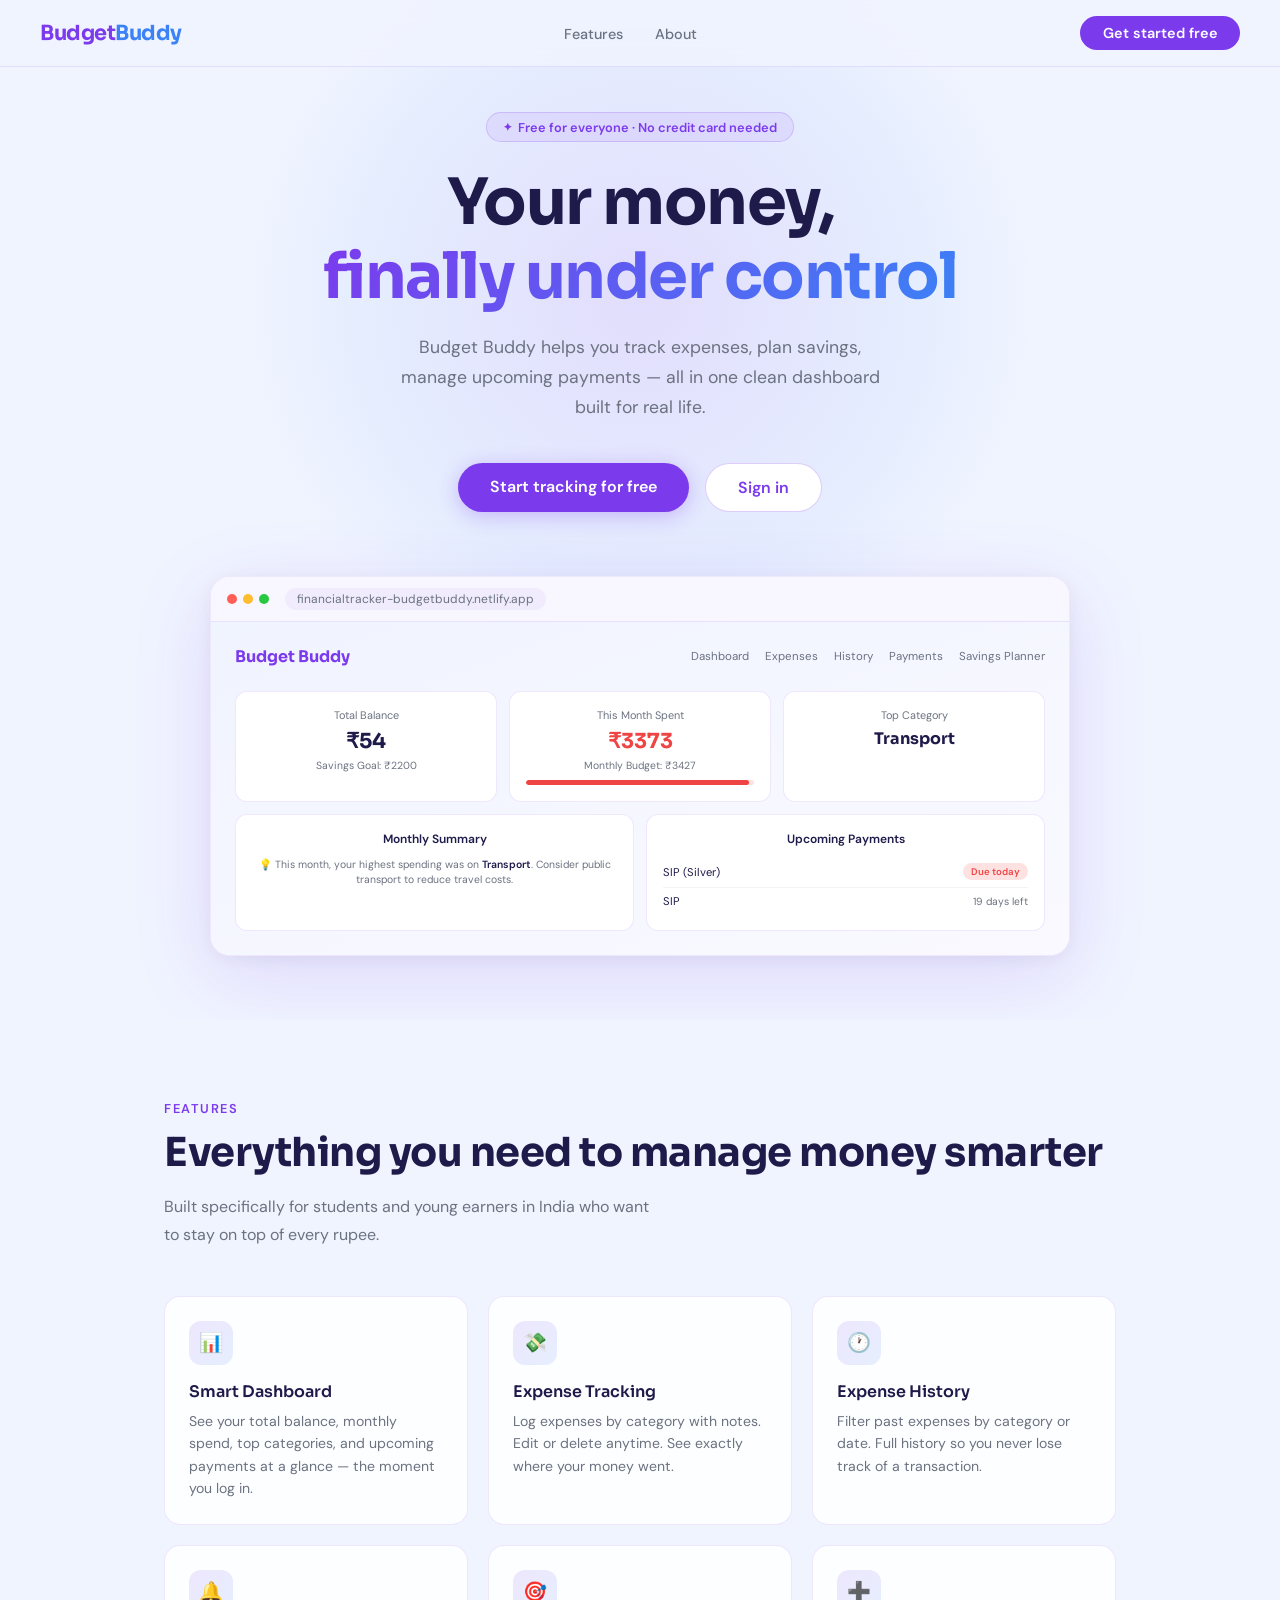
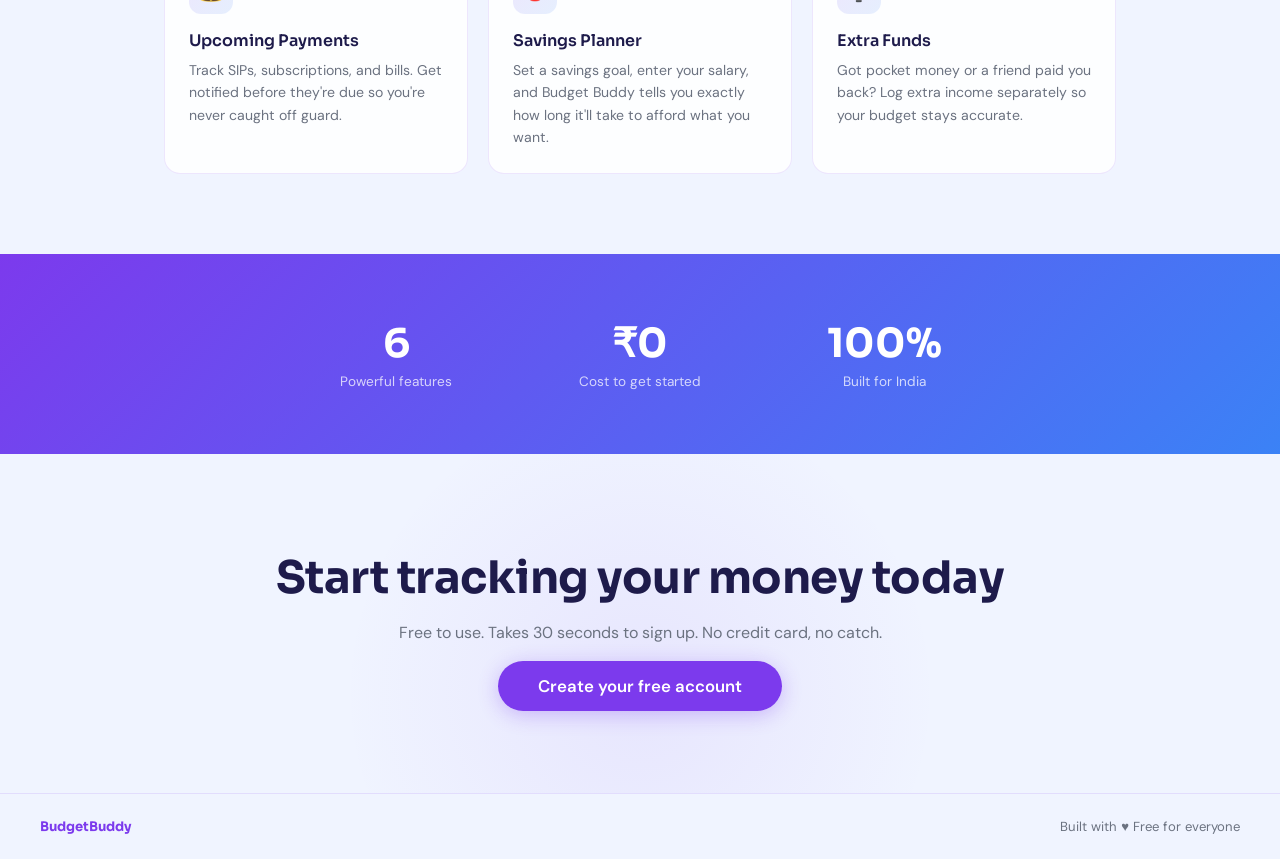
<file: index.html>
<!DOCTYPE html>
<html lang="en">
<head>
<meta charset="UTF-8">
<meta name="viewport" content="width=device-width, initial-scale=1.0">
<title>Budget Buddy — Your Personal Finance Overview</title>
<link href="https://fonts.googleapis.com/css2?family=Sora:wght@300;400;600;700&family=DM+Sans:wght@400;500&display=swap" rel="stylesheet">
<style>
  *, *::before, *::after { box-sizing: border-box; margin: 0; padding: 0; }

  :root {
    --purple: #7c3aed;
    --purple-light: #a78bfa;
    --purple-dark: #5b21b6;
    --blue: #3b82f6;
    --blue-light: #93c5fd;
    --bg: #f0f4ff;
    --white: #ffffff;
    --text: #1e1b4b;
    --text-muted: #6b7280;
    --card-bg: rgba(255,255,255,0.85);
    --border: rgba(124,58,237,0.12);
  }

  html { scroll-behavior: smooth; }

  body {
    font-family: 'DM Sans', sans-serif;
    background: var(--bg);
    color: var(--text);
    overflow-x: hidden;
  }

  nav {
    position: fixed; top: 0; left: 0; right: 0; z-index: 100;
    display: flex; align-items: center; justify-content: space-between;
    padding: 1rem 2.5rem;
    background: rgba(240,244,255,0.85);
    backdrop-filter: blur(12px);
    border-bottom: 1px solid var(--border);
  }

  .nav-logo {
    font-family: 'Sora', sans-serif;
    font-weight: 700; font-size: 1.3rem;
    color: var(--purple);
    letter-spacing: -0.5px;
  }

  .nav-logo span { color: var(--blue); }

  .nav-links { display: flex; gap: 2rem; list-style: none; }
  .nav-links a { text-decoration: none; color: var(--text-muted); font-size: 0.9rem; font-weight: 500; transition: color 0.2s; }
  .nav-links a:hover { color: var(--purple); }

  .nav-cta {
    background: var(--purple); color: white;
    padding: 0.5rem 1.4rem; border-radius: 100px;
    text-decoration: none; font-size: 0.9rem; font-weight: 600;
    transition: background 0.2s, transform 0.15s;
  }
  .nav-cta:hover { background: var(--purple-dark); transform: translateY(-1px); }

  .hero {
    min-height: 100vh;
    display: flex; flex-direction: column; align-items: center; justify-content: center;
    text-align: center;
    padding: 7rem 1.5rem 4rem;
    position: relative;
    overflow: hidden;
  }

  .hero::before {
    content: '';
    position: absolute; top: -100px; left: 50%; transform: translateX(-50%);
    width: 800px; height: 800px;
    background: radial-gradient(circle, rgba(124,58,237,0.12) 0%, rgba(59,130,246,0.06) 50%, transparent 70%);
    pointer-events: none;
  }

  .hero-badge {
    display: inline-flex; align-items: center; gap: 6px;
    background: rgba(124,58,237,0.08); border: 1px solid rgba(124,58,237,0.2);
    color: var(--purple); font-size: 0.8rem; font-weight: 600;
    padding: 0.35rem 1rem; border-radius: 100px;
    margin-bottom: 1.5rem;
    animation: fadeUp 0.6s ease both;
  }

  .hero-badge::before { content: '✦'; font-size: 0.7rem; }

  h1 {
    font-family: 'Sora', sans-serif;
    font-size: clamp(2.4rem, 6vw, 4rem);
    font-weight: 700; line-height: 1.15;
    letter-spacing: -1.5px;
    max-width: 700px;
    margin-bottom: 1.25rem;
    animation: fadeUp 0.6s 0.1s ease both;
  }

  h1 em {
    font-style: normal;
    background: linear-gradient(135deg, var(--purple), var(--blue));
    -webkit-background-clip: text; -webkit-text-fill-color: transparent;
  }

  .hero-sub {
    font-size: 1.1rem; color: var(--text-muted); line-height: 1.7;
    max-width: 480px; margin-bottom: 2.5rem;
    animation: fadeUp 0.6s 0.2s ease both;
  }

  .hero-btns {
    display: flex; gap: 1rem; flex-wrap: wrap; justify-content: center;
    animation: fadeUp 0.6s 0.3s ease both;
  }

  .btn-primary {
    background: var(--purple); color: white;
    padding: 0.8rem 2rem; border-radius: 100px;
    text-decoration: none; font-weight: 600; font-size: 1rem;
    transition: all 0.2s; box-shadow: 0 4px 20px rgba(124,58,237,0.3);
  }
  .btn-primary:hover { background: var(--purple-dark); transform: translateY(-2px); box-shadow: 0 8px 28px rgba(124,58,237,0.4); }

  .btn-secondary {
    background: white; color: var(--purple);
    padding: 0.8rem 2rem; border-radius: 100px;
    text-decoration: none; font-weight: 600; font-size: 1rem;
    border: 1.5px solid rgba(124,58,237,0.25);
    transition: all 0.2s;
  }
  .btn-secondary:hover { border-color: var(--purple); transform: translateY(-2px); }

  .preview-wrap {
    margin-top: 4rem; width: 100%; max-width: 860px;
    animation: fadeUp 0.7s 0.4s ease both;
  }

  .preview-frame {
    background: white;
    border-radius: 20px;
    box-shadow: 0 20px 80px rgba(124,58,237,0.15), 0 4px 20px rgba(0,0,0,0.06);
    overflow: hidden;
    border: 1px solid var(--border);
  }

  .frame-bar {
    background: #f8f7ff; padding: 0.7rem 1rem;
    display: flex; align-items: center; gap: 6px;
    border-bottom: 1px solid var(--border);
  }

  .dot { width: 10px; height: 10px; border-radius: 50%; }
  .dot-r { background: #ff5f57; }
  .dot-y { background: #febc2e; }
  .dot-g { background: #28c840; }

  .frame-url {
    margin-left: 10px; font-size: 0.75rem; color: var(--text-muted);
    background: rgba(124,58,237,0.06); padding: 3px 12px; border-radius: 100px;
  }

  .mock-dashboard {
    padding: 1.5rem;
    background: linear-gradient(160deg, #f0f4ff 0%, #faf9ff 100%);
  }

  .mock-nav {
    display: flex; align-items: center; justify-content: space-between;
    margin-bottom: 1.5rem;
  }

  .mock-logo { font-family: 'Sora', sans-serif; font-weight: 700; color: var(--purple); font-size: 1rem; }
  .mock-links { display: flex; gap: 1rem; }
  .mock-link { font-size: 0.72rem; color: var(--text-muted); }

  .mock-cards { display: grid; grid-template-columns: repeat(3, 1fr); gap: 0.75rem; margin-bottom: 0.75rem; }

  .mock-card {
    background: white; border-radius: 12px; padding: 1rem;
    border: 1px solid var(--border);
  }

  .mock-card-label { font-size: 0.68rem; color: var(--text-muted); margin-bottom: 0.4rem; }
  .mock-card-val { font-family: 'Sora', sans-serif; font-size: 1.3rem; font-weight: 700; color: var(--text); }
  .mock-card-val.red { color: #ef4444; }
  .mock-card-sub { font-size: 0.65rem; color: var(--text-muted); margin-top: 0.3rem; }

  .mock-progress { height: 5px; background: #fee2e2; border-radius: 100px; margin-top: 0.5rem; overflow: hidden; }
  .mock-progress-bar { height: 100%; width: 98%; background: #ef4444; border-radius: 100px; }

  .mock-bottom { display: grid; grid-template-columns: 1fr 1fr; gap: 0.75rem; }
  .mock-card-wide { background: white; border-radius: 12px; padding: 1rem; border: 1px solid var(--border); }
  .mock-card-title { font-size: 0.75rem; font-weight: 600; color: var(--text); margin-bottom: 0.6rem; }

  .mock-tip { font-size: 0.65rem; color: var(--text-muted); line-height: 1.5; }
  .mock-tip span { color: var(--text); font-weight: 600; }

  .mock-payment-row { display: flex; align-items: center; justify-content: space-between; padding: 0.4rem 0; border-bottom: 1px solid #f3f4f6; }
  .mock-payment-name { font-size: 0.7rem; color: var(--text); }
  .mock-payment-badge { font-size: 0.6rem; background: #fee2e2; color: #ef4444; padding: 2px 8px; border-radius: 100px; font-weight: 600; }

  .section { padding: 5rem 1.5rem; max-width: 1000px; margin: 0 auto; }

  .section-label {
    font-size: 0.8rem; font-weight: 600; color: var(--purple);
    letter-spacing: 1.5px; text-transform: uppercase;
    margin-bottom: 0.75rem;
  }

  .section-title {
    font-family: 'Sora', sans-serif;
    font-size: clamp(1.8rem, 4vw, 2.5rem);
    font-weight: 700; letter-spacing: -0.5px;
    line-height: 1.2; margin-bottom: 1rem;
  }

  .section-sub { color: var(--text-muted); font-size: 1rem; line-height: 1.7; max-width: 500px; }

  .features-grid { display: grid; grid-template-columns: repeat(auto-fit, minmax(280px, 1fr)); gap: 1.25rem; margin-top: 3rem; }

  .feature-card {
    background: var(--card-bg);
    border: 1px solid var(--border);
    border-radius: 16px; padding: 1.5rem;
    transition: transform 0.2s, box-shadow 0.2s;
  }
  .feature-card:hover { transform: translateY(-4px); box-shadow: 0 12px 40px rgba(124,58,237,0.1); }

  .feature-icon {
    width: 44px; height: 44px; border-radius: 12px;
    background: linear-gradient(135deg, rgba(124,58,237,0.12), rgba(59,130,246,0.12));
    display: flex; align-items: center; justify-content: center;
    font-size: 1.2rem; margin-bottom: 1rem;
  }

  .feature-title { font-family: 'Sora', sans-serif; font-weight: 600; font-size: 1rem; margin-bottom: 0.5rem; }
  .feature-desc { font-size: 0.88rem; color: var(--text-muted); line-height: 1.6; }

  .stats-section {
    background: linear-gradient(135deg, var(--purple) 0%, var(--blue) 100%);
    padding: 4rem 1.5rem; text-align: center;
  }

  .stats-grid { display: grid; grid-template-columns: repeat(auto-fit, minmax(160px, 1fr)); gap: 2rem; max-width: 700px; margin: 0 auto; }
  .stat-num { font-family: 'Sora', sans-serif; font-size: 2.5rem; font-weight: 700; color: white; }
  .stat-label { font-size: 0.85rem; color: rgba(255,255,255,0.75); margin-top: 0.25rem; }

  .cta-section {
    padding: 6rem 1.5rem; text-align: center;
    position: relative; overflow: hidden;
  }

  .cta-section::before {
    content: '';
    position: absolute; bottom: -200px; left: 50%; transform: translateX(-50%);
    width: 600px; height: 600px;
    background: radial-gradient(circle, rgba(124,58,237,0.08) 0%, transparent 70%);
    pointer-events: none;
  }

  .cta-section h2 {
    font-family: 'Sora', sans-serif;
    font-size: clamp(1.8rem, 4vw, 2.8rem);
    font-weight: 700; letter-spacing: -0.5px;
    margin-bottom: 1rem;
  }

  .cta-section p { color: var(--text-muted); margin-bottom: 2rem; font-size: 1rem; }

  footer {
    border-top: 1px solid var(--border);
    padding: 1.5rem 2.5rem;
    display: flex; align-items: center; justify-content: space-between;
    font-size: 0.82rem; color: var(--text-muted);
  }

  .footer-logo { font-family: 'Sora', sans-serif; font-weight: 700; color: var(--purple); }

  @keyframes fadeUp {
    from { opacity: 0; transform: translateY(24px); }
    to { opacity: 1; transform: translateY(0); }
  }

  .reveal { opacity: 0; transform: translateY(28px); transition: opacity 0.6s ease, transform 0.6s ease; }
  .reveal.visible { opacity: 1; transform: translateY(0); }

  @media (max-width: 640px) {
    nav { padding: 1rem 1.25rem; }
    .nav-links { display: none; }
    .mock-cards { grid-template-columns: 1fr 1fr; }
    .mock-bottom { grid-template-columns: 1fr; }
    footer { flex-direction: column; gap: 0.5rem; text-align: center; }
  }
</style>
</head>
<body>

<nav>
  <div class="nav-logo">Budget<span>Buddy</span></div>
  <ul class="nav-links">
    <li><a href="#features">Features</a></li>
    <li><a href="#about">About</a></li>
  </ul>
  <a href="register.html" class="nav-cta">Get started free</a>
</nav>

<section class="hero">
  <div class="hero-badge">Free for everyone · No credit card needed</div>
  <h1>Your money,<br><em>finally under control</em></h1>
  <p class="hero-sub">Budget Buddy helps you track expenses, plan savings, manage upcoming payments — all in one clean dashboard built for real life.</p>
  <div class="hero-btns">
    <a href="register.html" class="btn-primary">Start tracking for free</a>
    <a href="login.html" class="btn-secondary">Sign in</a>
  </div>

  <div class="preview-wrap">
    <div class="preview-frame">
      <div class="frame-bar">
        <div class="dot dot-r"></div>
        <div class="dot dot-y"></div>
        <div class="dot dot-g"></div>
        <div class="frame-url">financialtracker-budgetbuddy.netlify.app</div>
      </div>
      <div class="mock-dashboard">
        <div class="mock-nav">
          <div class="mock-logo">Budget Buddy</div>
          <div class="mock-links">
            <span class="mock-link">Dashboard</span>
            <span class="mock-link">Expenses</span>
            <span class="mock-link">History</span>
            <span class="mock-link">Payments</span>
            <span class="mock-link">Savings Planner</span>
          </div>
        </div>
        <div class="mock-cards">
          <div class="mock-card">
            <div class="mock-card-label">Total Balance</div>
            <div class="mock-card-val">₹54</div>
            <div class="mock-card-sub">Savings Goal: ₹2200</div>
          </div>
          <div class="mock-card">
            <div class="mock-card-label">This Month Spent</div>
            <div class="mock-card-val red">₹3373</div>
            <div class="mock-card-sub">Monthly Budget: ₹3427</div>
            <div class="mock-progress"><div class="mock-progress-bar"></div></div>
          </div>
          <div class="mock-card">
            <div class="mock-card-label">Top Category</div>
            <div class="mock-card-val" style="font-size:1rem;margin-top:4px;">Transport</div>
          </div>
        </div>
        <div class="mock-bottom">
          <div class="mock-card-wide">
            <div class="mock-card-title">Monthly Summary</div>
            <div class="mock-tip">💡 This month, your highest spending was on <span>Transport</span>. Consider public transport to reduce travel costs.</div>
          </div>
          <div class="mock-card-wide">
            <div class="mock-card-title">Upcoming Payments</div>
            <div class="mock-payment-row">
              <span class="mock-payment-name">SIP (Silver)</span>
              <span class="mock-payment-badge">Due today</span>
            </div>
            <div class="mock-payment-row" style="border:none;">
              <span class="mock-payment-name">SIP</span>
              <span style="font-size:0.65rem;color:#6b7280;">19 days left</span>
            </div>
          </div>
        </div>
      </div>
    </div>
  </div>
</section>

<section class="section" id="features">
  <div class="reveal">
    <div class="section-label">Features</div>
    <h2 class="section-title">Everything you need to manage money smarter</h2>
    <p class="section-sub">Built specifically for students and young earners in India who want to stay on top of every rupee.</p>
  </div>
  <div class="features-grid">
    <div class="feature-card reveal">
      <div class="feature-icon">📊</div>
      <div class="feature-title">Smart Dashboard</div>
      <div class="feature-desc">See your total balance, monthly spend, top categories, and upcoming payments at a glance — the moment you log in.</div>
    </div>
    <div class="feature-card reveal">
      <div class="feature-icon">💸</div>
      <div class="feature-title">Expense Tracking</div>
      <div class="feature-desc">Log expenses by category with notes. Edit or delete anytime. See exactly where your money went.</div>
    </div>
    <div class="feature-card reveal">
      <div class="feature-icon">🕐</div>
      <div class="feature-title">Expense History</div>
      <div class="feature-desc">Filter past expenses by category or date. Full history so you never lose track of a transaction.</div>
    </div>
    <div class="feature-card reveal">
      <div class="feature-icon">🔔</div>
      <div class="feature-title">Upcoming Payments</div>
      <div class="feature-desc">Track SIPs, subscriptions, and bills. Get notified before they're due so you're never caught off guard.</div>
    </div>
    <div class="feature-card reveal">
      <div class="feature-icon">🎯</div>
      <div class="feature-title">Savings Planner</div>
      <div class="feature-desc">Set a savings goal, enter your salary, and Budget Buddy tells you exactly how long it'll take to afford what you want.</div>
    </div>
    <div class="feature-card reveal">
      <div class="feature-icon">➕</div>
      <div class="feature-title">Extra Funds</div>
      <div class="feature-desc">Got pocket money or a friend paid you back? Log extra income separately so your budget stays accurate.</div>
    </div>
  </div>
</section>

<div class="stats-section">
  <div class="stats-grid">
    <div>
      <div class="stat-num">6</div>
      <div class="stat-label">Powerful features</div>
    </div>
    <div>
      <div class="stat-num">₹0</div>
      <div class="stat-label">Cost to get started</div>
    </div>
    <div>
      <div class="stat-num">100%</div>
      <div class="stat-label">Built for India</div>
    </div>
  </div>
</div>

<section class="cta-section" id="about">
  <div class="reveal">
    <h2>Start tracking your money today</h2>
    <p>Free to use. Takes 30 seconds to sign up. No credit card, no catch.</p>
    <a href="register.html" class="btn-primary" style="font-size:1.05rem;padding:0.9rem 2.5rem;">Create your free account</a>
  </div>
</section>

<footer>
  <div class="footer-logo">BudgetBuddy</div>
  <div>Built with ♥ Free for everyone</div>
</footer>

<script>
  const reveals = document.querySelectorAll('.reveal');
  const observer = new IntersectionObserver((entries) => {
    entries.forEach((e, i) => {
      if (e.isIntersecting) {
        setTimeout(() => e.target.classList.add('visible'), i * 80);
        observer.unobserve(e.target);
      }
    });
  }, { threshold: 0.1 });
  reveals.forEach(el => observer.observe(el));
</script>
</body>
</html>
</file>
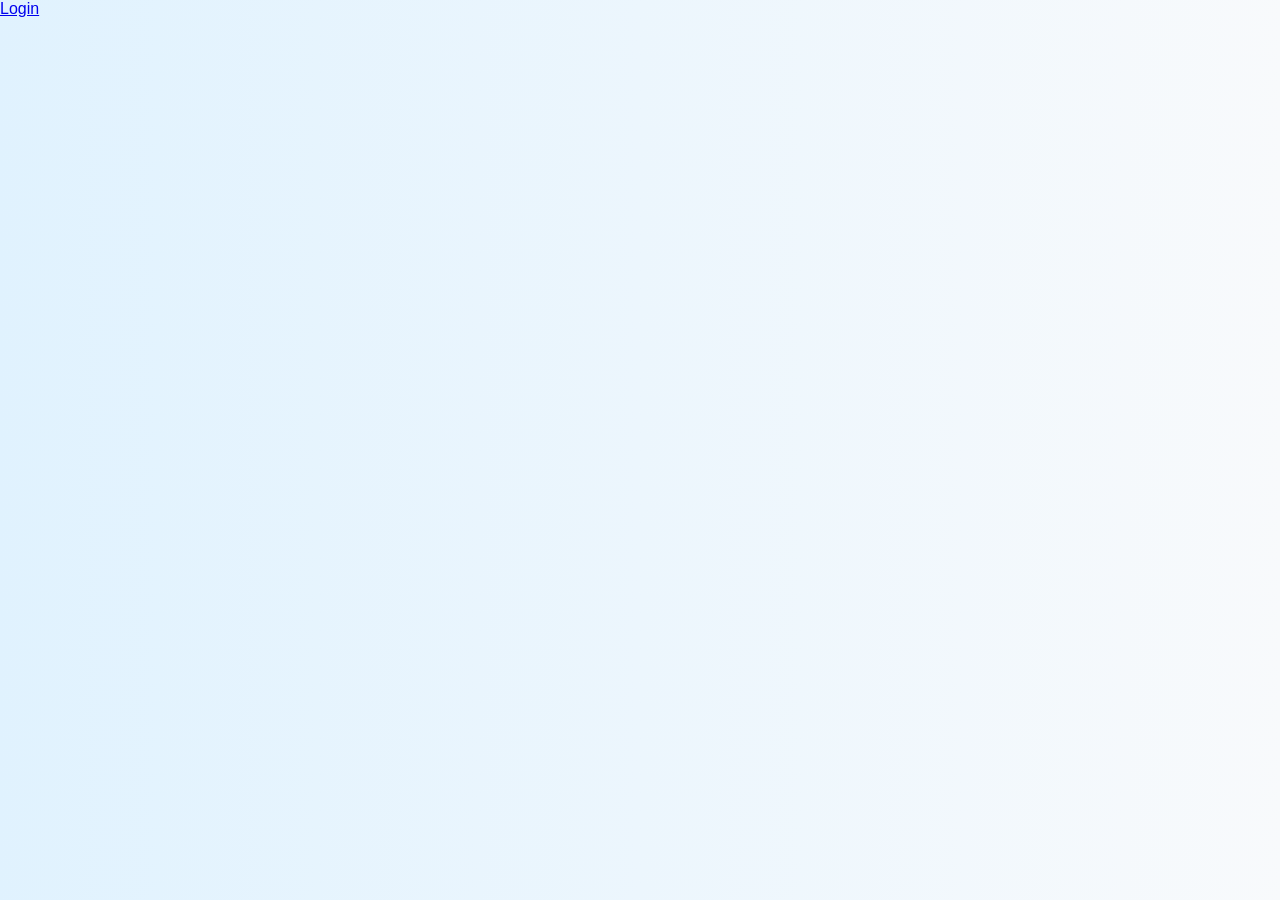
<file: expense.html>
<!DOCTYPE html>
<html lang="en">
<head>
  <meta charset="UTF-8" />
  <title>Expenses | Budget Buddy</title>
  <link rel="stylesheet" href="expense.css" />
</head>

<body>

  <div class="dashboard">
    <nav class="navbar">
      <div class="logo">
        Budget Buddy
        <p class="tagline">Your Personal Finance Overview</p>
      </div>

      <ul class="nav-links" id="mainNav">
        <li><a href="dashboard.html" data-page="dashboard">Dashboard</a></li>
        <li><a href="expense.html" data-page="expenses">Expenses</a></li>
        <li><a href="history.html" data-page="history">History</a></li>
        <li><a href="payments.html" data-page="payments">Payments</a></li>
        <li><a href="savings_planner.html">Savings Planner</a></li>
        <li><a href="extra_funds.html">Extra Funds</a></li>

        <li class="icon-link">
          <a href="settings.html" data-page="settings" title="Settings">⚙️</a>
        </li>
        <li class="icon-link">
          <a href="#" id="logoutBtn" title="Logout">⏻</a>
        </li>
      </ul>
    </nav>

    <h2 class="page-title">Expenses</h2>

    <section class="box">
      <h3>Add New Expense</h3>
      <form class="expense-form">
        <div class="form-group">
          <input type="number" id="expense-amount" placeholder="Amount (₹)" step="0.01" required />
          <select id="expense-category" required>
            <option value="">Category</option>
            <option>Food</option>
            <option>Transport</option>
            <option>Entertainment</option>
            <option>Shopping</option>
            <option>SIP</option>
            <option>Payback</option>
            <option>Others</option>
          </select>
        </div>

        <input type="text" id="expense-note" placeholder="Note (optional)" />
        <button type="submit">Add Expense</button>
      </form>
    </section>

    <section class="box">
      <h3>Recent Expenses</h3>
      <div id="recentExpenses" class="expense-list"></div>
    </section>

  </div>

  <script src="auth.js"></script>
  <script src="app.js"></script>
  <script src="expense.js"></script>

</body>
</html>
</file>
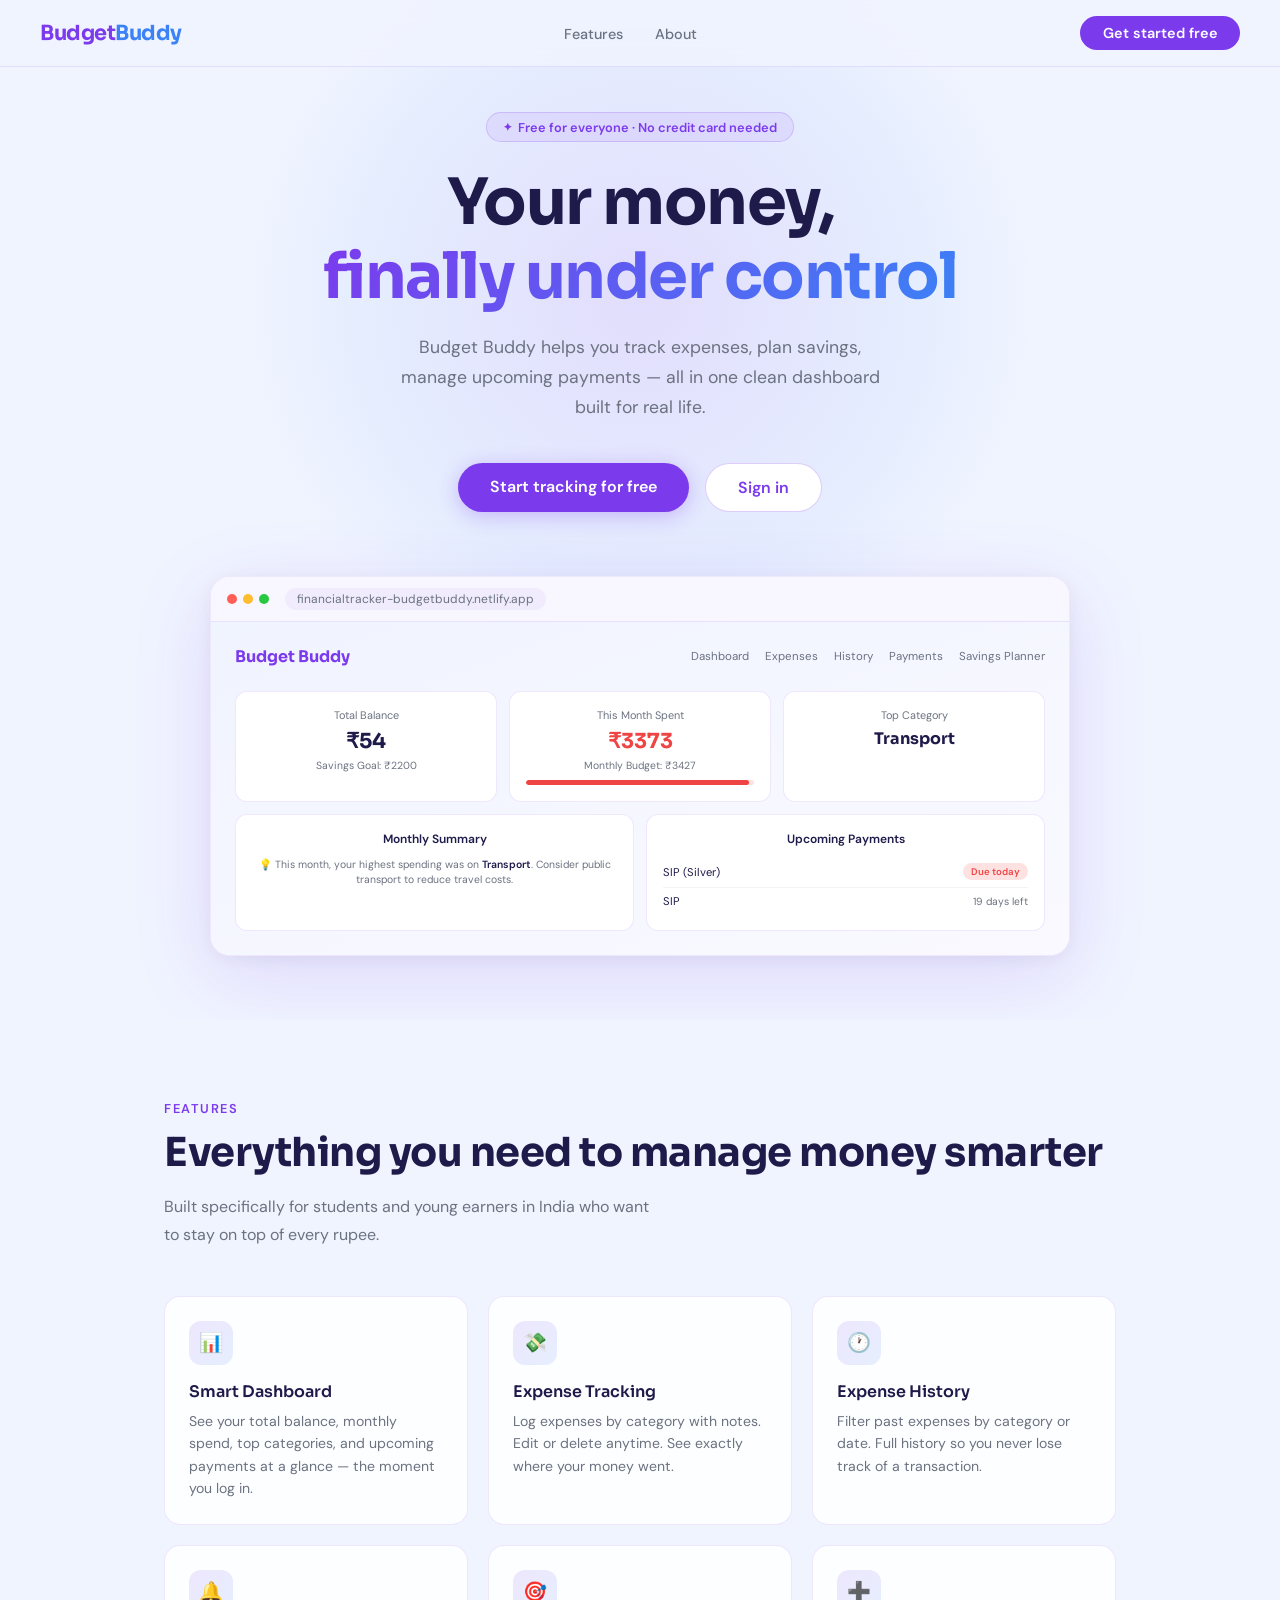
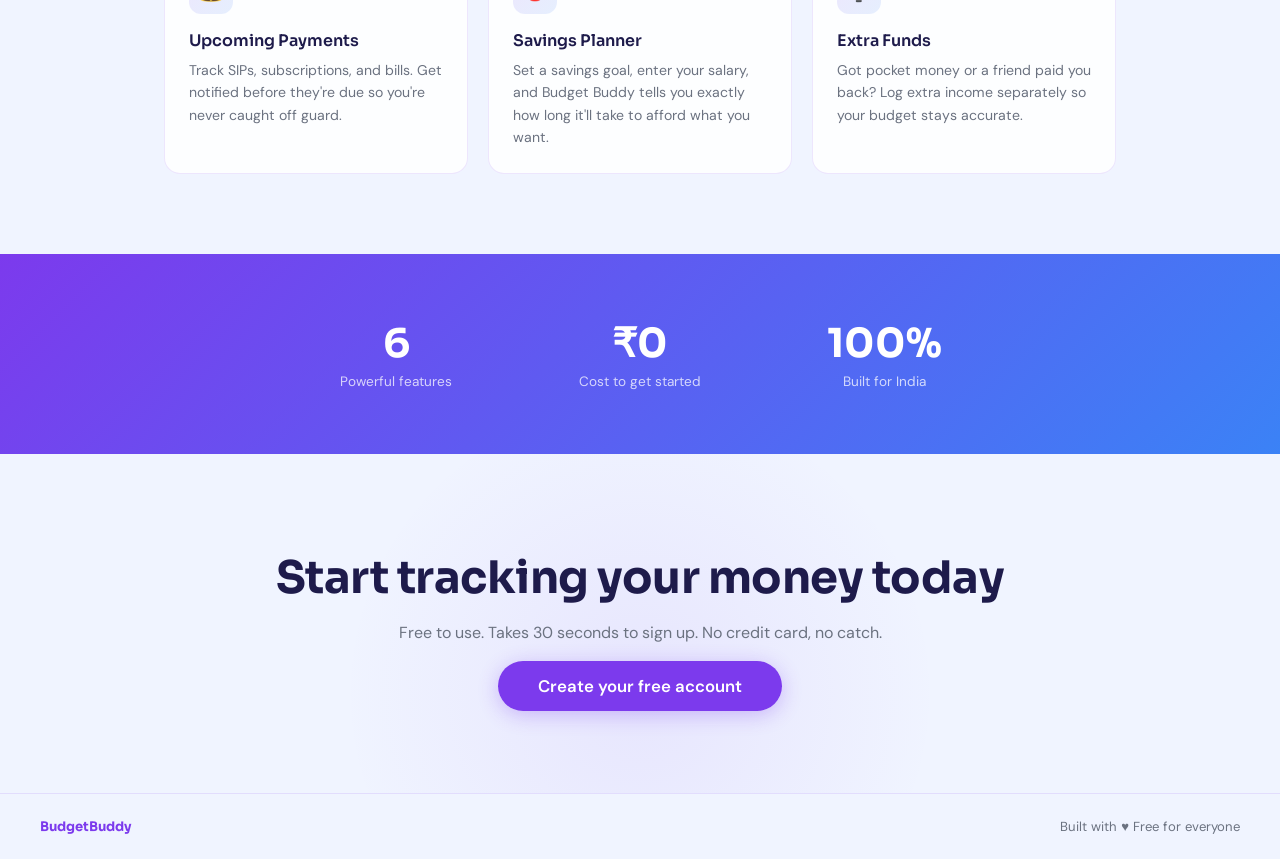
<file: extra_funds.html>
<!DOCTYPE html>
<html lang="en">
<head>
  <meta charset="UTF-8" />
  <title>Extra Funds | Budget Buddy</title>
  <link rel="stylesheet" href="dashboard.css" />
  <link rel="stylesheet" href="extra_funds.css" />
</head>

<body>
  <div class="dashboard">

    <!-- Navbar -->
    <nav class="navbar">
      <div class="logo">
        Budget Buddy
        <p class="tagline">Your Personal Finance Overview</p>
      </div>

      <ul class="nav-links">
        <li><a href="dashboard.html">Dashboard</a></li>
        <li><a href="expense.html">Expenses</a></li>
        <li><a href="history.html">History</a></li>
        <li><a href="payments.html">Payments</a></li>
        <li><a href="savings_planner.html">Savings Planner</a></li>
        <li><a href="extra_funds.html">Extra Funds</a></li> 
       <li class="icon-link">
        <a href="settings.html" data-page="settings" title="Settings">⚙️</a>
      </li>
     <li class="icon-link">
        <a href="#" id="logoutBtn" title="Logout">⏻</a>
      </li>
      </ul>
    </nav>

    <!-- Title -->
    <h2 class="page-title">Extra Funds</h2>

    <!-- Add Form -->
    <section class="box">
      <form class="extra-form">
        <input
          type="number"
          id="extra-amount"
          placeholder="Amount (₹)"
          required
        />
        <input
          type="text"
          id="extra-note"
          placeholder="Note (optional)"
        />
        <button type="submit">Add Funds</button>
      </form>
    </section>

    <!-- List -->
    <section class="box">
      <h2>Recent Extra Funds</h2>
      <div id="extraFundsList"></div>
    </section>

  </div>

  <script src="auth.js"></script>
  <script src="app.js"></script>
  <script src="extra_funds.js"></script>
</body>
</html>
</file>
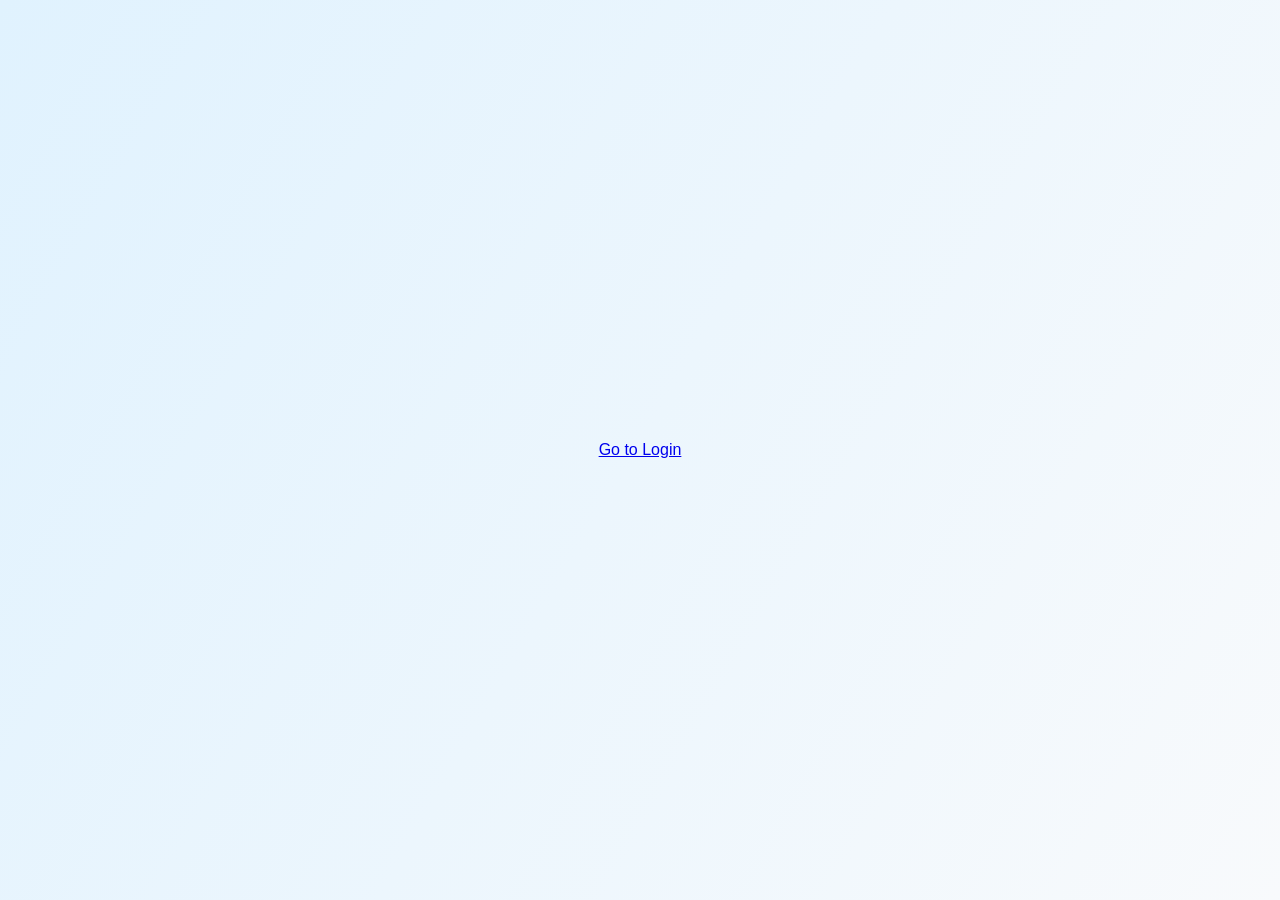
<file: history.html>
<!DOCTYPE html>
<html lang="en">
<head>
  <meta charset="UTF-8" />
  <meta name="viewport" content="width=device-width, initial-scale=1.0" />
  <title>History | Budget Buddy</title>

  <link rel="stylesheet" href="dashboard.css" />
  <link rel="stylesheet" href="history.css" />
</head>

<body data-page="history">
  <div class="dashboard">

    <nav class="navbar">
      <div class="logo">
        Budget Buddy
        <p class="tagline">Your Personal Finance Overview</p>
      </div>

      <ul class="nav-links">
        <li><a href="dashboard.html">Dashboard</a></li>
        <li><a href="expense.html">Expenses</a></li>
        <li><a href="history.html" class="active">History</a></li>
        <li><a href="payments.html">Payments</a></li>
        <li><a href="savings_planner.html">Savings Planner</a></li>
        <li><a href="extra_funds.html">Extra Funds</a></li>

        <li class="icon-link">
          <a href="settings.html">⚙️</a>
        </li>
        <li class="icon-link">
          <a href="#" id="logoutBtn">⏻</a>
        </li>
      </ul>
    </nav>

    <h2 class="page-title">Expense History</h2>

    <!-- Filters -->
    <section class="box history-filters">
      <select id="categoryFilter">
        <option value="all">All Categories</option>
        <option>Food</option>
        <option>Transport</option>
        <option>Entertainment</option>
        <option>Shopping</option>
        <option>SIP</option>
        <option>Payback</option>
        <option>Others</option>
      </select>

      <input type="month" id="monthFilter" />
    </section>

    <!-- Monthly Summary -->
    <section class="box monthly-review hidden" id="monthlyReview"></section>

    <!-- History List -->
    <section class="box">
      <div class="history-list" id="historyList"></div>
    </section>

  </div>

  <script src="auth.js"></script>
  <script src="app.js"></script>
  <script src="history.js"></script>
</body>
</html>
</file>
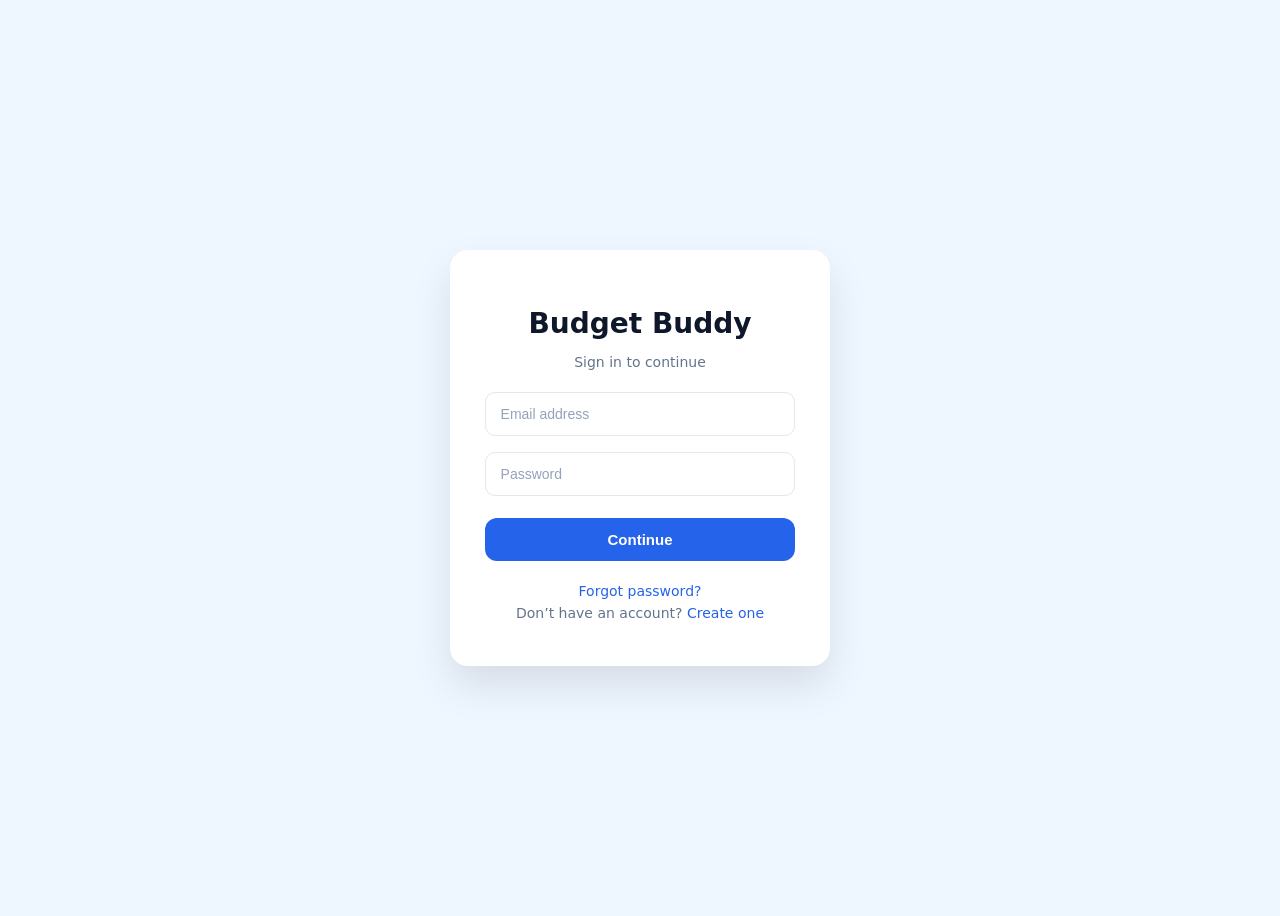
<file: login.html>
<!DOCTYPE html>
<html lang="en">
<head>
  <meta charset="UTF-8" />
  <title>Login | Budget Buddy</title>
  <link rel="stylesheet" href="auth.css" />
</head>
<body>

<div class="auth-container">
  <h1>Budget Buddy</h1>
  <p>Sign in to continue</p>

  <form id="loginForm" >
    <input type="email" id="email" class="info" placeholder="Email address" required />
    <input type="password" id="password" class="info" placeholder="Password" required />

    <button type="submit">Continue</button>
  </form>

  <!-- 🔽 NEW LINKS -->
 <div class="auth-links">
  <p><a href="#" id="forgotPassword">Forgot password?</a></p>
  <p>
    Don’t have an account?
    <a href="register.html">Create one</a>
  </p>
</div>

</div>

<script src="auth.js"></script>
<script src="login.js"></script>
</body>
</html>
</file>
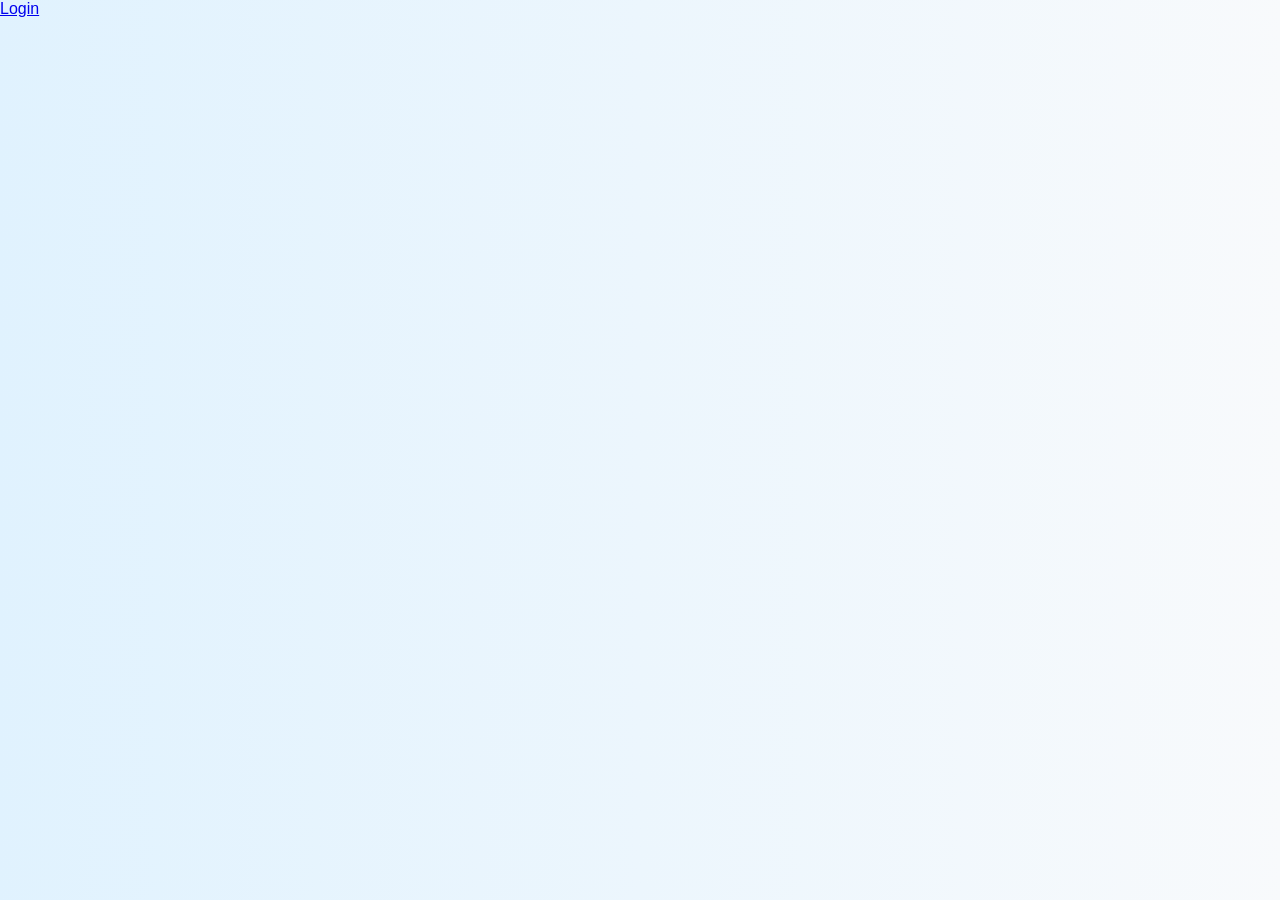
<file: payments.html>
<!DOCTYPE html>
<html lang="en">
<head>
  <meta charset="UTF-8" />
  <meta name="viewport" content="width=device-width, initial-scale=1.0" />
  <title>Payments | Budget Buddy</title>

  <!-- Shared dashboard theme -->
  <link rel="stylesheet" href="dashboard.css" />
  <!-- Payments-specific -->
  <link rel="stylesheet" href="payments.css" />
</head>

<body data-page="payments">

  <div class="dashboard">

    <!-- ✅ SAME NAVBAR AS ALL PAGES -->
    <nav class="navbar">
      <div class="logo">
        Budget Buddy
        <p class="tagline">Your Personal Finance Overview</p>
      </div>

      <ul class="nav-links" id="mainNav">
        <li><a href="dashboard.html" data-page="dashboard">Dashboard</a></li>
        <li><a href="expense.html" data-page="expenses">Expenses</a></li>
        <li><a href="history.html" data-page="history">History</a></li>
        <li><a href="payments.html" data-page="payments">Payments</a></li>
        <li><a href="savings_planner.html">Savings Planner</a></li>
        <li><a href="extra_funds.html">Extra Funds</a></li>


        <li class="icon-link">
          <a href="settings.html" data-page="settings" title="Settings">⚙️</a>
        </li>
        <li class="icon-link">
          <a href="#" id="logoutBtn" title="Logout">⏻</a>
        </li>
      </ul>
    </nav>

    <!-- PAGE HEADER -->
    <div class="payments-header">
      <h2>Payments</h2>
      <button class="add-btn" id="openModal">+ Add Payment</button>
    </div>

    <!-- PAYMENTS LIST -->
    <section class="box">
      <div class="payments-list" id="paymentsList">
        <p class="empty">No upcoming payments.</p>
      </div>
    </section>

  </div>

  <!-- ADD PAYMENT MODAL -->
  <div class="modal" id="paymentModal">
    <div class="modal-content">
      <h3>Add Payment</h3>

      <form id="paymentForm">
        <label>
          Title
          <input type="text" id="paymentTitle" placeholder="e.g. Rent, Netflix" required />
        </label>

        <label>
          Amount (₹)
          <input type="number" id="paymentAmount" required />
        </label>

        <label>
          Due Date
          <input type="date" id="paymentDueDate" required />
        </label>

        <label>
          Recurring
          <select id="paymentRecurring">
            <option value="monthly">Monthly</option>
            <option value="one-time">One-time</option>
          </select>
        </label>

        <div class="modal-actions">
          <button type="button" class="cancel-btn" id="closeModal">Cancel</button>
          <button type="submit" class="save-btn">Save Payment</button>
        </div>
      </form>
    </div>
  </div>

  <script src="auth.js"></script>
  <script src="app.js"></script>
  <script src="payments.js"></script>
</body>
</html>
</file>
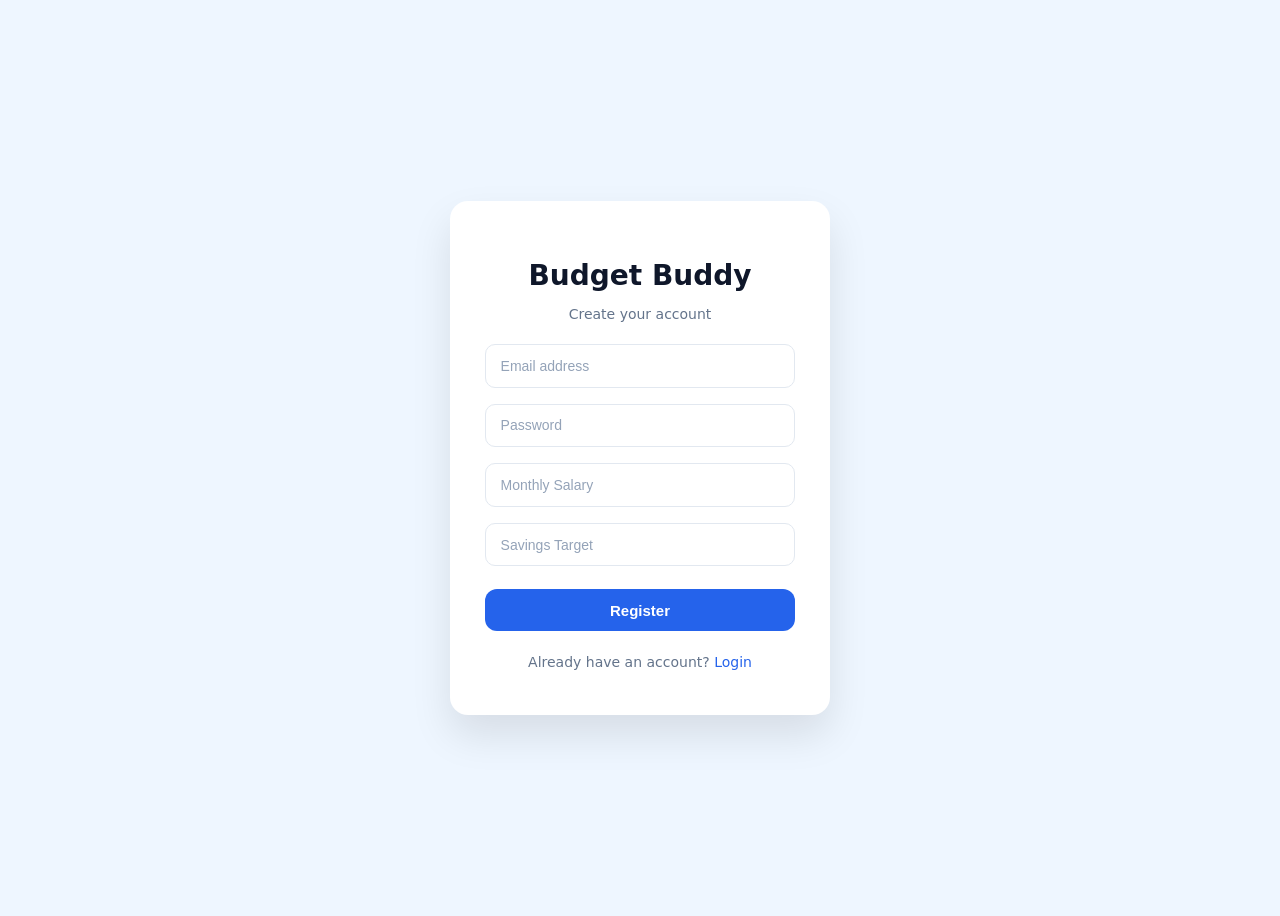
<file: register.html>
<!DOCTYPE html>
<html lang="en">
<head>
  <meta charset="UTF-8" />
  <title>Register | Budget Buddy</title>
  <link rel="stylesheet" href="auth.css" />
</head>
<body>

<div class="auth-container">
  <h1>Budget Buddy</h1>
  <p>Create your account</p>

  <form id="registerForm" >
    <input
      type="email"
      id="email"
      class="info"
      placeholder="Email address"
      required
    />

    <input
      type="password"
      id="password"
      placeholder="Password"
      class="info"
      required
    />

    <input
      type="number"
      id="salary"
      placeholder="Monthly Salary"
      required
    />

    <input
      type="number"
      id="savings"
      placeholder="Savings Target"
      required
    />

    <button type="submit">Register</button>
  </form>
  <div class="auth-links">
  <p>
    Already have an account?
    <a href="index.html">Login</a>
  </p>
</div>

</div>

<script src="auth.js"></script>
<script src="register.js"></script>
</body>
</html>
</file>
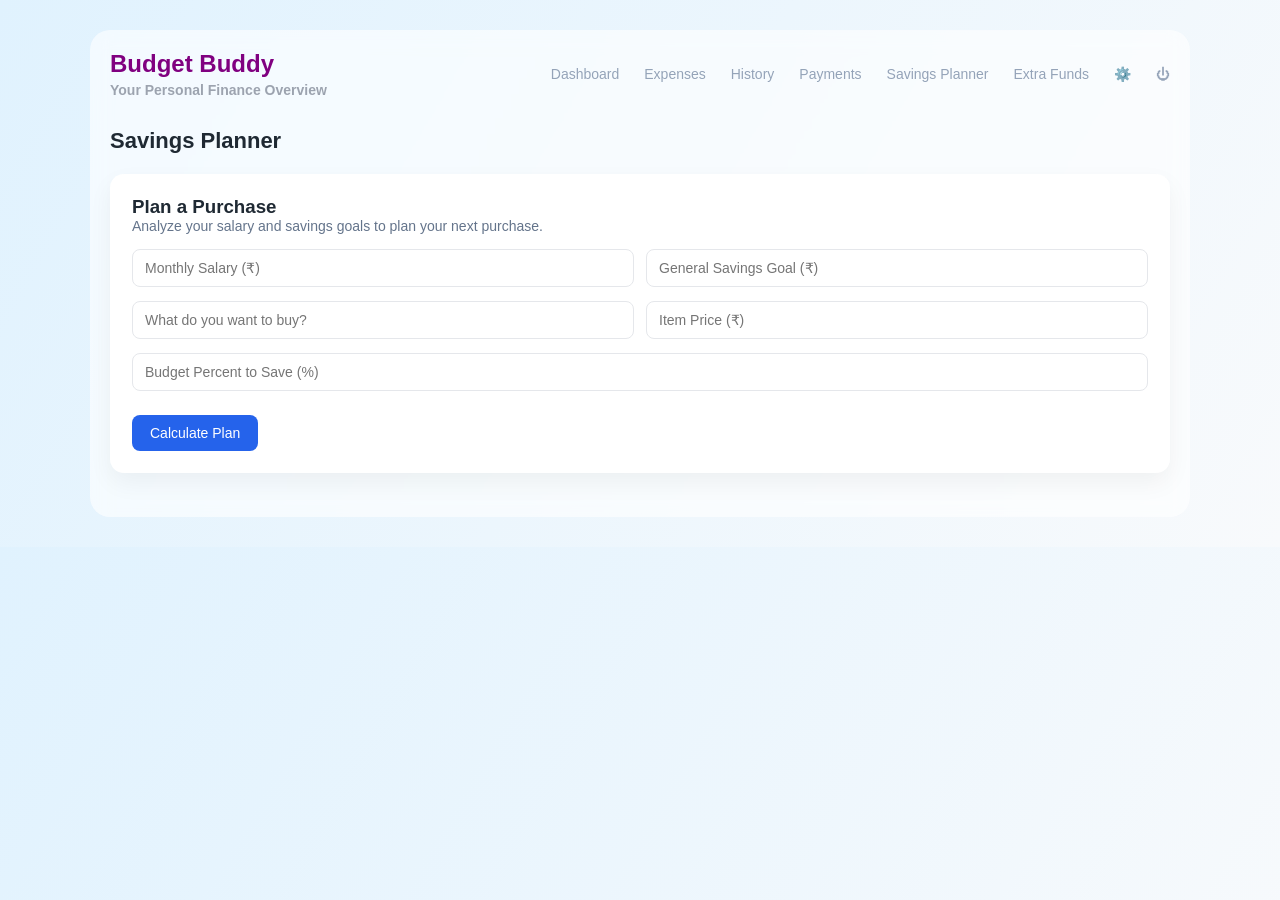
<file: savings_planner.html>
<!DOCTYPE html>
<html lang="en">
<head>
  <meta charset="UTF-8" />
  <title>Savings Planner | Budget Buddy</title>
  <link rel="stylesheet" href="expense.css" /> </head>

<body>

  <div class="dashboard">
    <nav class="navbar">
      <div class="logo">
        Budget Buddy
        <p class="tagline">Your Personal Finance Overview</p>
      </div>

      <ul class="nav-links" id="mainNav">
        <li><a href="dashboard.html">Dashboard</a></li>
        <li><a href="expense.html">Expenses</a></li>
        <li><a href="history.html">History</a></li>
        <li><a href="payments.html">Payments</a></li>
        <li><a href="savings_planner.html">Savings Planner</a></li>
        <li><a href="extra_funds.html">Extra Funds</a></li>


        <li class="icon-link">
          <a href="settings.html" title="Settings">⚙️</a>
        </li>
        <li class="icon-link">
          <a href="#" id="logoutBtn" title="Logout">⏻</a>
        </li>
      </ul>
    </nav>

    <h2 class="page-title">Savings Planner</h2>
    <section class="box">
  <h3>Plan a Purchase</h3>
  <p style="font-size: 14px; color: #64748b; margin-bottom: 15px;">Analyze your salary and savings goals to plan your next purchase.</p>
  
  <form class="expense-form" id="plannerForm">
    <div class="form-group">
      <input type="number" id="monthly-salary" placeholder="Monthly Salary (₹)" required />
      <input type="number" id="monthly-savings" placeholder="General Savings Goal (₹)" required />
    </div>

    <div class="form-group">
      <input type="text" id="item-name" placeholder="What do you want to buy?" required />
      <input type="number" id="item-price" placeholder="Item Price (₹)" required />
    </div>

    <div class="form-group">
      <input type="number" id="save-percent" placeholder="Budget Percent to Save (%) " min="1" max="100" />
    </div>

    <div class="expense-actions" style="margin-top: 10px; gap: 10px;">
      <button type="submit" id="calculateBtn">Calculate Plan</button>
  </form>
</section>

 <section class="box hidden" id="resultBox">
  <h3>Your Savings Plan</h3>
  <div id="resultContent"></div>
</section>

  </div>

  <script src="auth.js"></script>
  <script src="app.js"></script>
  <script src="savings_planner.js"></script>

</body>
</html>
</file>
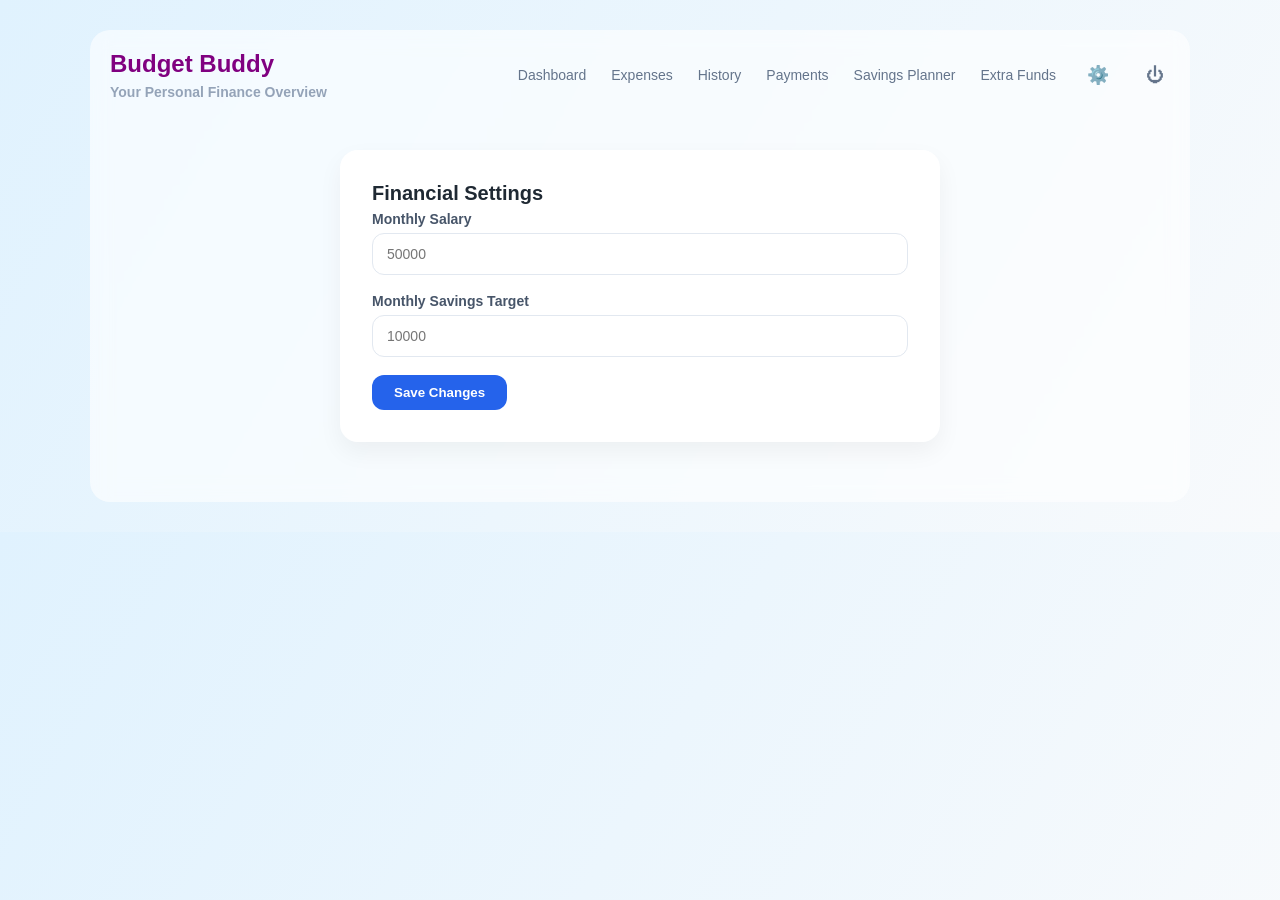
<file: settings.html>
<!DOCTYPE html>
<html lang="en">
<head>
  <meta charset="UTF-8">
  <title>Settings | Budget Buddy</title>
  <link rel="stylesheet" href="settings.css">
</head>

<body>

<div class="dashboard">

  <nav class="navbar">
    <div class="logo">
      Budget Buddy
      <p class="tagline">Your Personal Finance Overview</p>
    </div>

    <ul class="nav-links">
      <li><a href="dashboard.html">Dashboard</a></li>
      <li><a href="expense.html">Expenses</a></li>
      <li><a href="history.html">History</a></li>
      <li><a href="payments.html">Payments</a></li>
      <li><a href="savings_planner.html">Savings Planner</a></li>
      <li><a href="extra_funds.html">Extra Funds</a></li>


      <li class="icon-link">
        <a class="active">⚙️</a>
      <li class="icon-link">
      <a href="#" id="logoutBtn" title="Logout">⏻</a>
    </li>
      </li>
    </ul>
  </nav>

  <section class="settings-page">
    <div class="settings-card">
      <h2>Financial Settings</h2>

      <form class="settings-form">
        <div class="field">
          <label>Monthly Salary</label>
          <input type="number" placeholder="50000" />
        </div>

        <div class="field">
          <label>Monthly Savings Target</label>
          <input type="number" placeholder="10000" />
        </div>

        <button class="save-btn" type="submit">
          Save Changes
        </button>
      </form>
    </div>
  </section>

</div>

<!-- 🔴 ORDER MATTERS -->
<script src="auth.js"></script>
<script src="app.js"></script>
<script src="settings.js"></script>

</body>
</html>
</file>
<file: expense.css>
/* RESET */
* {
  margin: 0;
  padding: 0;
  box-sizing: border-box;
  font-family: "Segoe UI", Arial, sans-serif;
}

body {
  background: linear-gradient(120deg, #e0f2fe, #f8fafc);
  color: #1f2933;
}

/* CONTAINER */
.dashboard {
  max-width: 1100px;
  margin: 30px auto;
  padding: 20px;
  background: rgba(255, 255, 255, 0.6);
  backdrop-filter: blur(10px);
  border-radius: 20px;
}

/* NAVBAR */
.navbar {
  display: flex;
  justify-content: space-between;
  align-items: center;
  margin-bottom: 30px;
}

.logo {
  font-size: 24px;
  font-weight: 600;
  color: purple;
}

.tagline {
  font-size: 14px;
  color: #9ca3af;
  margin-top: 4px;
}

.nav-links {
  list-style: none;
  display: flex;
  gap: 25px;
}

.nav-links li {
  font-size: 14px;
  color: #94a3b8;
}

.nav-links li.active,
.nav-links li:hover {
  color: #2563eb;
  font-weight: 500;
}

.nav-links a {
  text-decoration: none;
  color: inherit;
}

/* PAGE TITLE */
.page-title {
  font-size: 22px;
  margin-bottom: 20px;
}

/* BOX */
.box {
  background: #ffffff;
  padding: 22px;
  border-radius: 14px;
  box-shadow: 0 10px 25px rgba(0, 0, 0, 0.05);
  margin-bottom: 24px;
}

/* FORM */
.expense-form {
  display: flex;
  flex-direction: column;
  gap: 14px;
}

.form-group {
  display: flex;
  gap: 12px;
}

.expense-form input,
.expense-form select {
  padding: 10px 12px;
  border-radius: 8px;
  border: 1px solid #e5e7eb;
  font-size: 14px;
  width: 100%;
}

.expense-form input:focus,
.expense-form select:focus {
  outline: none;
  border-color: #2563eb;
}

.expense-form button {
  align-self: flex-start;
  padding: 10px 18px;
  background: #2563eb;
  color: white;
  border: none;
  border-radius: 8px;
  font-size: 14px;
  cursor: pointer;
}

.expense-form button:hover {
  background: #1d4ed8;
}

/* EXPENSE LIST */
.expense-list {
  display: flex;
  flex-direction: column;
  gap: 14px;
}

.expense-item {
  background: #f8fafc;
  border-radius: 10px;
  padding: 14px;
}

/* NORMAL VIEW */
.expense-view {
  display: flex;
  justify-content: space-between;
  align-items: center;
}

.expense-category {
  font-weight: 600;
}

.expense-date {
  font-size: 12px;
  color: #64748b;
}

.expense-actions {
  display: flex;
  align-items: center;
  gap: 10px;
}

.expense-amount {
  font-weight: 600;
  color: #ef4444;
}

/* EDIT / DELETE BUTTONS */
.edit-btn,
.delete-btn,
.save-btn,
.cancel-btn {
  background: none;
  border: none;
  cursor: pointer;
  font-size: 16px;
  opacity: 0.5;
}

.expense-item:hover button {
  opacity: 1;
}

/* EDIT MODE */
.expense-edit {
  display: flex;
  align-items: center;
  gap: 10px;
  margin-top: 10px;
}

.edit-amount,
.edit-category {
  padding: 6px 8px;
  border-radius: 6px;
  border: 1px solid #e5e7eb;
}

/* VISIBILITY CONTROL */
.hidden {
  display: none;
}

/* RESPONSIVE */
@media (max-width: 768px) {
  .form-group {
    flex-direction: column;
  }

  .expense-view {
    flex-direction: column;
    align-items: flex-start;
    gap: 8px;
  }
}
.expense-note {
  font-size: 13px;
  color: #475569;
  margin-top: 4px;
  max-width: 500px;
}
</file>
<file: dashboard.css>
* {
  margin: 0;
  padding: 0;
  box-sizing: border-box;
  font-family: "Segoe UI", Arial, sans-serif;
}

body {
  background: linear-gradient(120deg, #e0f2fe, #f8fafc);
  color: #1f2933;
}

/* Dashboard */
.dashboard {
  max-width: 1100px;
  margin: 30px auto;
  padding: 20px;
  background: rgba(255, 255, 255, 0.6);
  backdrop-filter: blur(10px);
  border-radius: 20px;
}

/* Navbar */
.navbar {
  display: flex;
  justify-content: space-between;
  align-items: center;
  margin-bottom: 30px;
}

.logo {
  font-size: 24px;
  font-weight: 600;
  color: purple;
}

.tagline {
  font-size: 14px;
  color: #94a3b8;
  margin-top: 6px;
}

.nav-links {
  list-style: none;
  display: flex;
  gap: 25px;
}

.nav-links li {
  font-size: 14px;
  color: #64748b;
  cursor: pointer;
  position: relative;
}

.nav-links li.active,
.nav-links li:hover {
  color: #2563eb;
  font-weight: 500;
}

.nav-links li::after {
  content: "";
  position: absolute;
  left: 0;
  bottom: -6px;
  width: 0%;
  height: 2px;
  background: #2563eb;
  transition: width 0.3s;
}

.nav-links li:hover::after,
.nav-links li.active::after {
  width: 100%;
}

/* Cards */
.cards {
  display: grid;
  grid-template-columns: repeat(auto-fit, minmax(220px, 1fr));
  gap: 20px;
  margin-bottom: 30px;
}

.card {
  background: #ffffff;
  padding: 20px;
  border-radius: 14px;
  box-shadow: 0 10px 25px rgba(0, 0, 0, 0.05);
  transition: transform 0.2s ease, box-shadow 0.2s ease;
}

.card:hover {
  transform: translateY(-2px);
  box-shadow: 0 14px 30px rgba(0, 0, 0, 0.08);
}

.card h3 {
  font-size: 14px;
  color: #64748b;
  margin-bottom: 8px;
}

.amount {
  font-size: 24px;
  font-weight: 700;
  color: #111827;
}

.amount.expense {
  color: #ef4444;
}

/* NEW: Budget info */
.budget-text {
  font-size: 12px;
  color: #64748b;
  margin-top: 4px;
}

/* NEW: Progress bar */
.progress-bar {
  width: 100%;
  height: 6px;
  background: #e5e7eb;
  border-radius: 10px;
  margin-top: 8px;
  overflow: hidden;
}

.progress-fill {
  width: 68%; /* percentage spent */
  height: 100%;
  background: #f97316; /* orange (warning) */
  border-radius: 10px;
}

/* Main Section */
.main {
  display: grid;
  grid-template-columns: 1fr 1fr;
  gap: 20px;
}

.box {
  background: #ffffff;
  padding: 22px;
  border-radius: 14px;
  box-shadow: 0 10px 25px rgba(0, 0, 0, 0.05);
  transition: transform 0.2s ease, box-shadow 0.2s ease;
}

.box:hover {
  transform: translateY(-2px);
  box-shadow: 0 14px 30px rgba(0, 0, 0, 0.08);
}

.box h2 {
  font-size: 18px;
  margin-bottom: 12px;
  color: #1e293b;
}

.box p {
  color: #475569;
  line-height: 1.6;
}

/* Payments */
.payment {
  display: flex;
  justify-content: space-between;
  align-items: center;
  padding: 12px 0;
  border-bottom: 1px solid #e2e8f0;
}

.payment:last-child {
  border-bottom: none;
}

.due {
  font-size: 13px;
  font-weight: 500;
  padding: 4px 10px;
  border-radius: 20px;
}

.due.normal {
  background: #dcfce7;
  color: #166534;
}

.due.warning {
  background: #ffedd5;
  color: #9a3412;
}

.due.urgent {
  background: #fee2e2;
  color: #991b1b;
}

/* Responsive */
@media (max-width: 768px) {
  .main {
    grid-template-columns: 1fr;
  }
}
.budget-amount{
  color: #6b7280;
  font-size: 13px;
}
.nav-links a {
  text-decoration: none;
  color: inherit;
}
.savings-goal {
  font-size: 13px;
  color: #6b7280;
  margin-top: 10px;
}
.nav-right {
  display: flex;
  align-items: center;
  gap: 1.5rem;
}

.user-actions {
  display: flex;
  align-items: center;
  gap: 0.8rem;
}

.icon-btn {
  background: none;
  border: none;
  font-size: 1.2rem;
  cursor: pointer;
  padding: 0.4rem;
  border-radius: 8px;
  transition: background 0.2s ease;
  color: #334155;
  text-decoration: none;
}

.icon-btn:hover {
  background: #e2e8f0;
}

.logout-btn {
  font-size: 1.1rem;
}
.due.safe {
  background: #dcfce7;
  color: #166534;
}
</file>
<file: extra_funds.css>
/* =========================
   PAGE TITLE
========================= */
.page-title {
  font-size: 22px;
  margin-bottom: 20px;
  color: #1e293b;
}

/* =========================
   FORM
========================= */
.extra-form {
  display: flex;
  gap: 14px;
  flex-wrap: wrap;
}

.extra-form input {
  flex: 1;
  min-width: 200px;
  padding: 12px 14px;
  border-radius: 12px;
  border: 1px solid #e2e8f0;
  font-size: 14px;
  background: #ffffff;
}

.extra-form button {
  padding: 12px 20px;
  border-radius: 12px;
  border: none;
  background: #2563eb;
  color: #ffffff;
  font-size: 14px;
  cursor: pointer;
}

/* =========================
   LIST
========================= */
#extraFundsList {
  margin-top: 10px;
}

/* Each entry wrapper */
.extra-item {
  margin-bottom: 16px;
}

/* MATCHES EXPENSE STYLE */
.extra-card {
  background: #f3f4f6;   /* slight grey */
  padding: 20px 24px;
  border-radius: 14px;
  display: flex;
  justify-content: space-between;
  align-items: center;
}

/* Left section */
.extra-left {
  display: flex;
  flex-direction: column;
  gap: 6px;
}

.extra-date {
  font-size: 13px;
  color: #64748b;
}

.extra-note {
  font-size: 14px;
  color: #334155;
}

/* Right section */
.extra-right {
  display: flex;
  align-items: center;
  gap: 16px;
}

/* Amount styling */
.extra-amount {
  font-size: 16px;
  font-weight: 600;
  color: #16a34a; /* green for added money */
}

/* Action buttons */
.extra-actions {
  display: flex;
  gap: 8px;
}

.extra-actions button {
  background: #ffffff;
  border: 1px solid #d1d5db;
  padding: 5px 8px;
  border-radius: 6px;
  cursor: pointer;
  font-size: 13px;
}

/* =========================
   EDIT MODE
========================= */
.extra-edit {
  margin-top: 10px;
  display: flex;
  gap: 10px;
}

.extra-edit input {
  flex: 1;
  padding: 10px 12px;
  border-radius: 10px;
  border: 1px solid #e2e8f0;
}

.extra-edit button {
  padding: 8px 12px;
  border-radius: 8px;
  border: none;
  cursor: pointer;
}

.extra-edit button[data-action="save"] {
  background: #16a34a;
  color: white;
}

.extra-edit button[data-action="cancel"] {
  background: #ef4444;
  color: white;
}

/* Utility */
.hidden {
  display: none;
}

.empty {
  font-size: 14px;
  color: #64748b;
}
</file>
<file: history.css>
.page-title {
  font-size: 22px;
  margin-bottom: 18px;
  color: #1e293b;
}

/* Filters */
.history-filters {
  display: flex;
  gap: 12px;
  margin-bottom: 18px;
}

.history-filters select,
.history-filters input {
  padding: 10px 14px;
  border-radius: 10px;
  border: 1px solid #e2e8f0;
  font-size: 14px;
}

/* Monthly Summary */
.monthly-review {
  font-size: 14px;
  background: #f8fafc;
  padding: 14px 18px;
  border-radius: 14px;
  margin-bottom: 18px;
  color: #334155;
}

/* List */
.history-list {
  display: flex;
  flex-direction: column;
  gap: 12px;
}

.history-item {
  background: #f8fafc;
  padding: 14px 18px;
  border-radius: 14px;
  display: flex;
  justify-content: space-between;
  align-items: center;
}

.history-item .category {
  font-size: 15px;   /* ✅ MATCHES FIRST IMAGE */
  font-weight: 600;
}

.history-item .date {
  font-size: 12px;
  color: #64748b;
}

.history-item .amount {
  font-size: 15px;
  font-weight: 600;
  color: #ef4444;
}

.empty {
  text-align: center;
  color: #94a3b8;
  font-size: 14px;
}

.hidden {
  display: none;
}

@media (max-width: 768px) {
  .history-filters {
    flex-direction: column;
  }
}
</file>
<file: auth.css>
*,
*::before,
*::after {
  box-sizing: border-box;
}
/* =========================
   PAGE BACKGROUND
========================= */
body {
  min-height: 100vh;
  display: flex;
  align-items: center;
  justify-content: center;
  background: #eef6ff;
  font-family: "Segoe UI", system-ui, sans-serif;
}

/* =========================
   AUTH CARD
========================= */
.auth-container {
  width: 100%;
  max-width: 380px;
  background: #ffffff;
  padding: 2.4rem 2.2rem;
  border-radius: 18px;
  box-shadow: 0 20px 40px rgba(0, 0, 0, 0.1);
  text-align: center;
}

/* =========================
   TITLE
========================= */
.auth-container h1 {
  font-size: 28px;
  font-weight: 700;
  margin-bottom: 0.4rem;
  color: #0f172a;
}

/* =========================
   SUBTITLE
========================= */
.auth-container > p {
  font-size: 14px;
  color: #64748b;
  margin-bottom: 1.4rem;
}

/* =========================
   FORM
========================= */
.auth-container form {
  display: flex;
  flex-direction: column;
  gap: 1rem;
  margin-top: 0.2rem;
}

/* =========================
   INPUTS
========================= */
.auth-container input {
  width: 100%;
  padding: 0.8rem 0.9rem;
  border-radius: 10px;
  border: 1px solid #e2e8f0;
  font-size: 14px;
  transition: border-color 0.2s ease, box-shadow 0.2s ease;
}

.auth-container input::placeholder {
  color: #94a3b8;
}

.auth-container input:focus {
  outline: none;
  border-color: #2563eb;
  box-shadow: 0 0 0 2px rgba(37, 99, 235, 0.15);
}

/* =========================
   BUTTON
========================= */
.auth-container button {
  margin-top: 0.4rem;
  padding: 0.8rem;
  border-radius: 12px;
  border: none;
  background: #2563eb;
  color: #ffffff;
  font-size: 15px;
  font-weight: 600;
  cursor: pointer;
  transition: background 0.2s ease, transform 0.1s ease;
}

.auth-container button:hover {
  background: #1d4ed8;
}

.auth-container button:active {
  transform: translateY(1px);
}

/* =========================
   LINKS (Forgot / Register)
========================= */
.auth-links {
  margin-top: 1.4rem;
  font-size: 14px;
  color: #64748b;
}

.auth-links p {
  margin: 0.4rem 0;
}

.auth-links a {
  color: #2563eb;
  font-weight: 500;
  text-decoration: none;
}

.auth-links a:hover {
  text-decoration: underline;
}

/* =========================
   UTILITY
========================= */
.hidden {
  display: none;
}
</file>
<file: payments.css>
/* PAGE HEADER */
.payments-header {
  display: flex;
  justify-content: space-between;
  align-items: center;
  margin: 10px 0 20px;
}

.payments-header h2 {
  font-size: 22px;
  font-weight: 700;
  color: #1e293b;
}

/* ADD BUTTON */
.add-btn {
  background: #2563eb;
  color: #fff;
  border: none;
  padding: 10px 16px;
  border-radius: 10px;
  font-size: 14px;
  font-weight: 500;
  cursor: pointer;
}

.add-btn:hover {
  background: #1d4ed8;
}

/* PAYMENTS LIST */
.payments-list {
  display: flex;
  flex-direction: column;
  gap: 14px;
}

/* PAYMENT CARD */
.payment-card {
  background: #f8fafc;
  padding: 16px 18px;
  border-radius: 14px;
  display: flex;
  justify-content: space-between;
  align-items: center;
}

.payment-card .title {
  font-weight: 600;
  font-size: 15px;
  color: #1f2937;
}

.payment-card .meta {
  font-size: 12px;
  color: #64748b;
}

/* ACTION BUTTONS */
.actions {
  display: flex;
  gap: 8px;
}

.actions button {
  border: none;
  padding: 6px 10px;
  border-radius: 8px;
  font-size: 12px;
  cursor: pointer;
  color: #fff;
}

.actions .done { background: #22c55e; }
.actions .edit { background: #eab308; }
.actions .delete { background: #ef4444; }

/* EMPTY STATE */
.empty {
  text-align: center;
  color: #94a3b8;
  font-size: 14px;
  padding: 20px 0;
}

/* MODAL */
.modal {
  position: fixed;
  inset: 0;
  background: rgba(0,0,0,0.35);
  display: none;
  align-items: center;
  justify-content: center;
  z-index: 1000;
}

.modal-content {
  background: #f8fcff;
  padding: 24px;
  border-radius: 18px;
  width: 100%;
  max-width: 420px;
}

.modal-content h3 {
  font-size: 18px;
  margin-bottom: 12px;
}

.modal-content form {
  display: flex;
  flex-direction: column;
  gap: 12px;
}

.modal-content label {
  font-size: 13px;
  color: #475569;
  display: flex;
  flex-direction: column;
  gap: 4px;
}

.modal-content input,
.modal-content select {
  padding: 8px 10px;
  border-radius: 10px;
  border: 1px solid #e2e8f0;
}

/* MODAL ACTIONS */
.modal-actions {
  display: flex;
  justify-content: flex-end;
  gap: 10px;
  margin-top: 10px;
}

.cancel-btn {
  background: #e5e7eb;
  border: none;
  padding: 8px 14px;
  border-radius: 8px;
}

.save-btn {
  background: #2563eb;
  color: #fff;
  border: none;
  padding: 8px 16px;
  border-radius: 8px;
}
.payment-card.safe { background:#e0fbe8; }
.payment-card.warning { background:#fff3cd; }
.payment-card.danger { background:#fde2e2; }

.actions button {
  border:none;
  padding:6px 10px;
  border-radius:8px;
  cursor:pointer;
}
/* Payments page should always be neutral */
body[data-page="payments"] .payment-card {
  background: #ffffff !important;
}
</file>
<file: settings.css>
/* ===============================
   BASE (same as dashboard)
================================ */
* {
  margin: 0;
  padding: 0;
  box-sizing: border-box;
  font-family: "Segoe UI", Arial, sans-serif;
}

body {
  background: linear-gradient(120deg, #e0f2fe, #f8fafc);
  color: #1f2933;
}

/* Dashboard-style container */
.dashboard {
  max-width: 1100px;
  margin: 30px auto;
  padding: 20px;
  background: rgba(255, 255, 255, 0.6);
  backdrop-filter: blur(10px);
  border-radius: 20px;
}

/* ===============================
   NAVBAR (copied from dashboard)
================================ */
.navbar {
  display: flex;
  justify-content: space-between;
  align-items: center;
  margin-bottom: 30px;
}

.logo {
  font-size: 24px;
  font-weight: 600;
  color: purple;
}

.tagline {
  font-size: 14px;
  color: #94a3b8;
  margin-top: 6px;
}

.nav-links {
  list-style: none;
  display: flex;
  gap: 25px;
  align-items: center;
}

.nav-links li {
  font-size: 14px;
  color: #64748b;
  position: relative;
}

.nav-links a {
  text-decoration: none;
  color: inherit;
  font-weight: 500;
}

/* Active + hover */
.nav-links li:hover,
.nav-links a.active {
  color: #2563eb;
}

.nav-links li::after {
  content: "";
  position: absolute;
  left: 0;
  bottom: -6px;
  width: 0%;
  height: 2px;
  background: #2563eb;
  transition: width 0.3s;
}

.nav-links li:hover::after,
.nav-links a.active::after {
  width: 100%;
}

/* Icons */
.icon-link a {
  font-size: 18px;
  padding: 6px;
  border-radius: 8px;
}

.icon-link a:hover {
  background: #e2e8f0;
}

/* ===============================
   SETTINGS PAGE
================================ */
.settings-page {
  display: flex;
  justify-content: center;
  padding: 20px 0 40px;
}

.settings-card {
  background: #ffffff;
  width: 100%;
  max-width: 600px;
  padding: 32px;
  border-radius: 18px;
  box-shadow: 0 10px 25px rgba(0, 0, 0, 0.05);
}

.settings-card h2 {
  font-size: 20px;
  margin-bottom: 6px;
}

.subtitle {
  font-size: 14px;
  color: #64748b;
  margin-bottom: 24px;
}

/* Form */
.settings-form {
  display: flex;
  flex-direction: column;
  gap: 18px;
}

.field {
  display: flex;
  flex-direction: column;
  gap: 6px;
}

label {
  font-size: 14px;
  font-weight: 600;
  color: #475569;
}

input {
  padding: 12px 14px;
  border-radius: 12px;
  border: 1px solid #e2e8f0;
  font-size: 14px;
}

input:focus {
  outline: none;
  border-color: #2563eb;
  box-shadow: 0 0 0 3px rgba(37, 99, 235, 0.15);
}

/* Button */
.save-btn {
  align-self: flex-start;
  padding: 10px 22px;
  background: #2563eb;
  color: #ffffff;
  border: none;
  border-radius: 12px;
  font-weight: 600;
  cursor: pointer;
}

.save-btn:hover {
  background: #1e4fd8;
}

/* Responsive */
@media (max-width: 768px) {
  .navbar {
    flex-direction: column;
    align-items: flex-start;
    gap: 16px;
  }

  .nav-links {
    flex-wrap: wrap;
    gap: 16px;
  }
}
</file>
